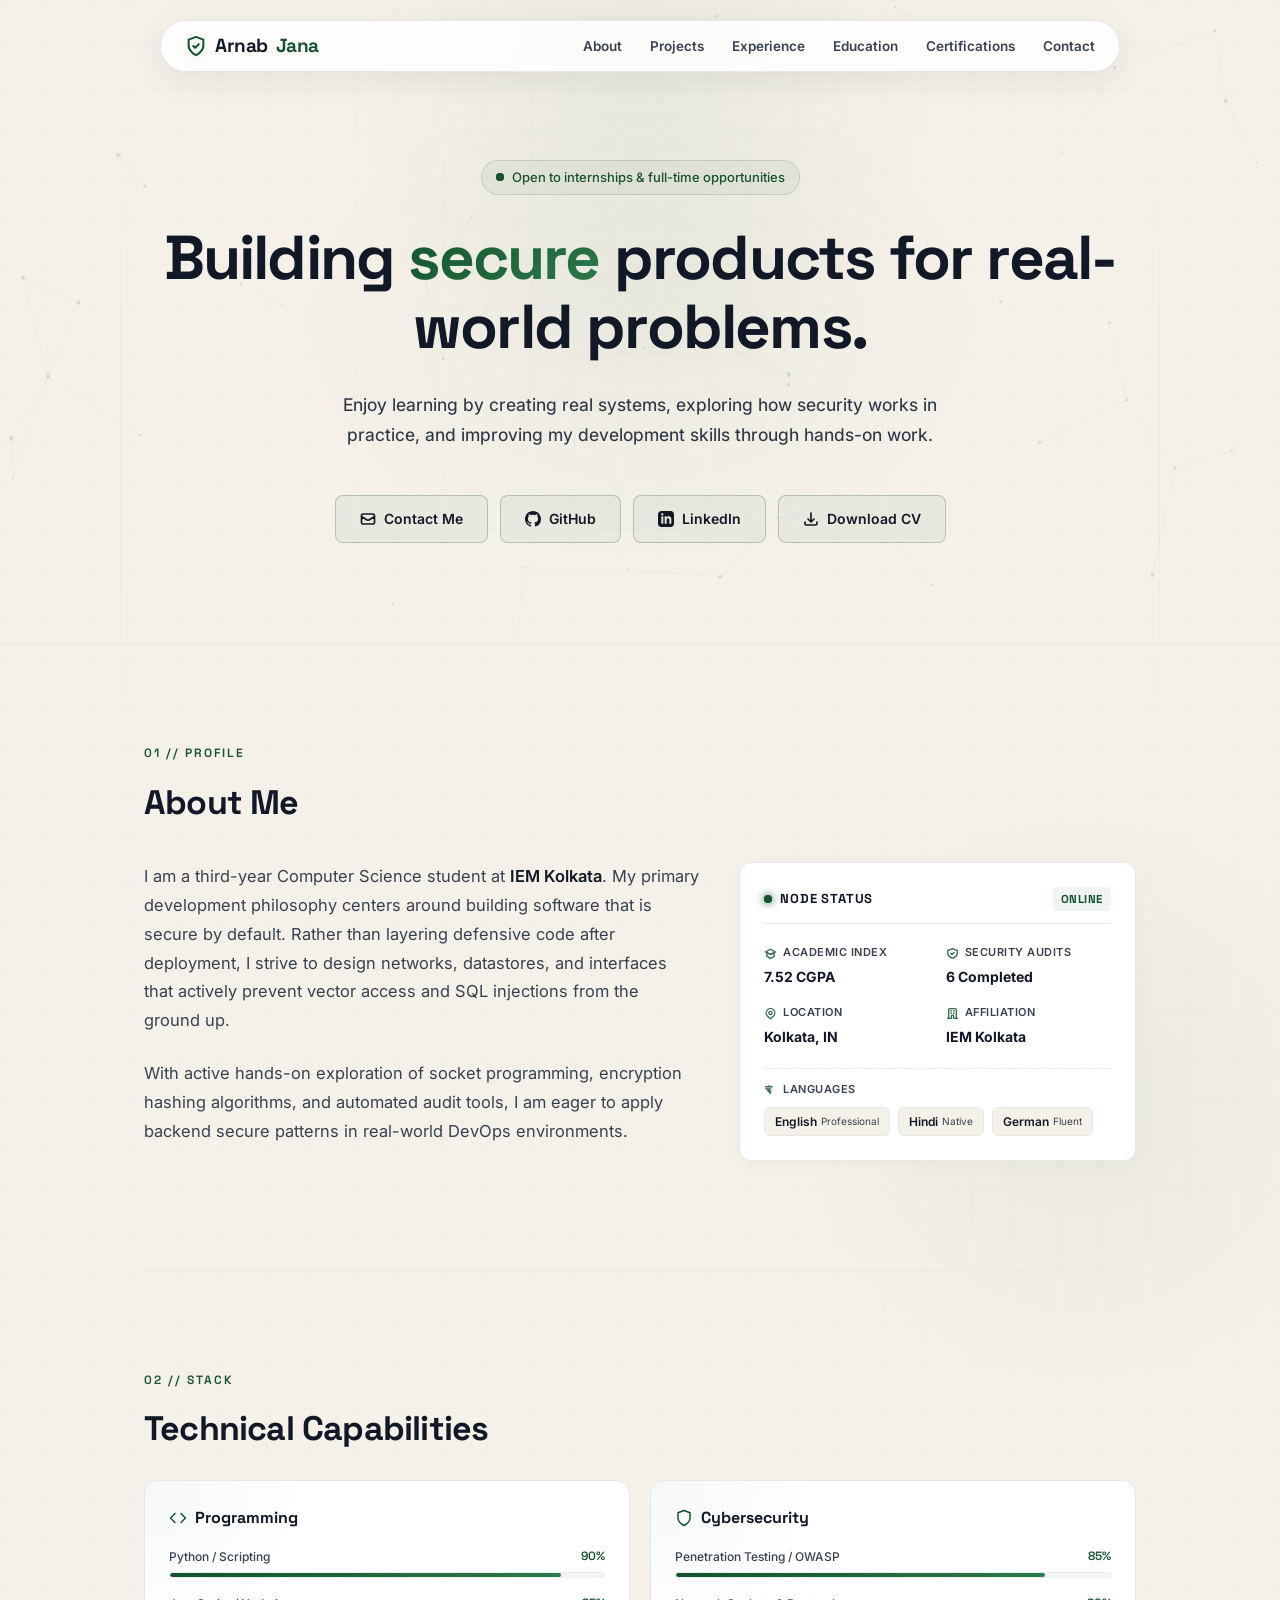
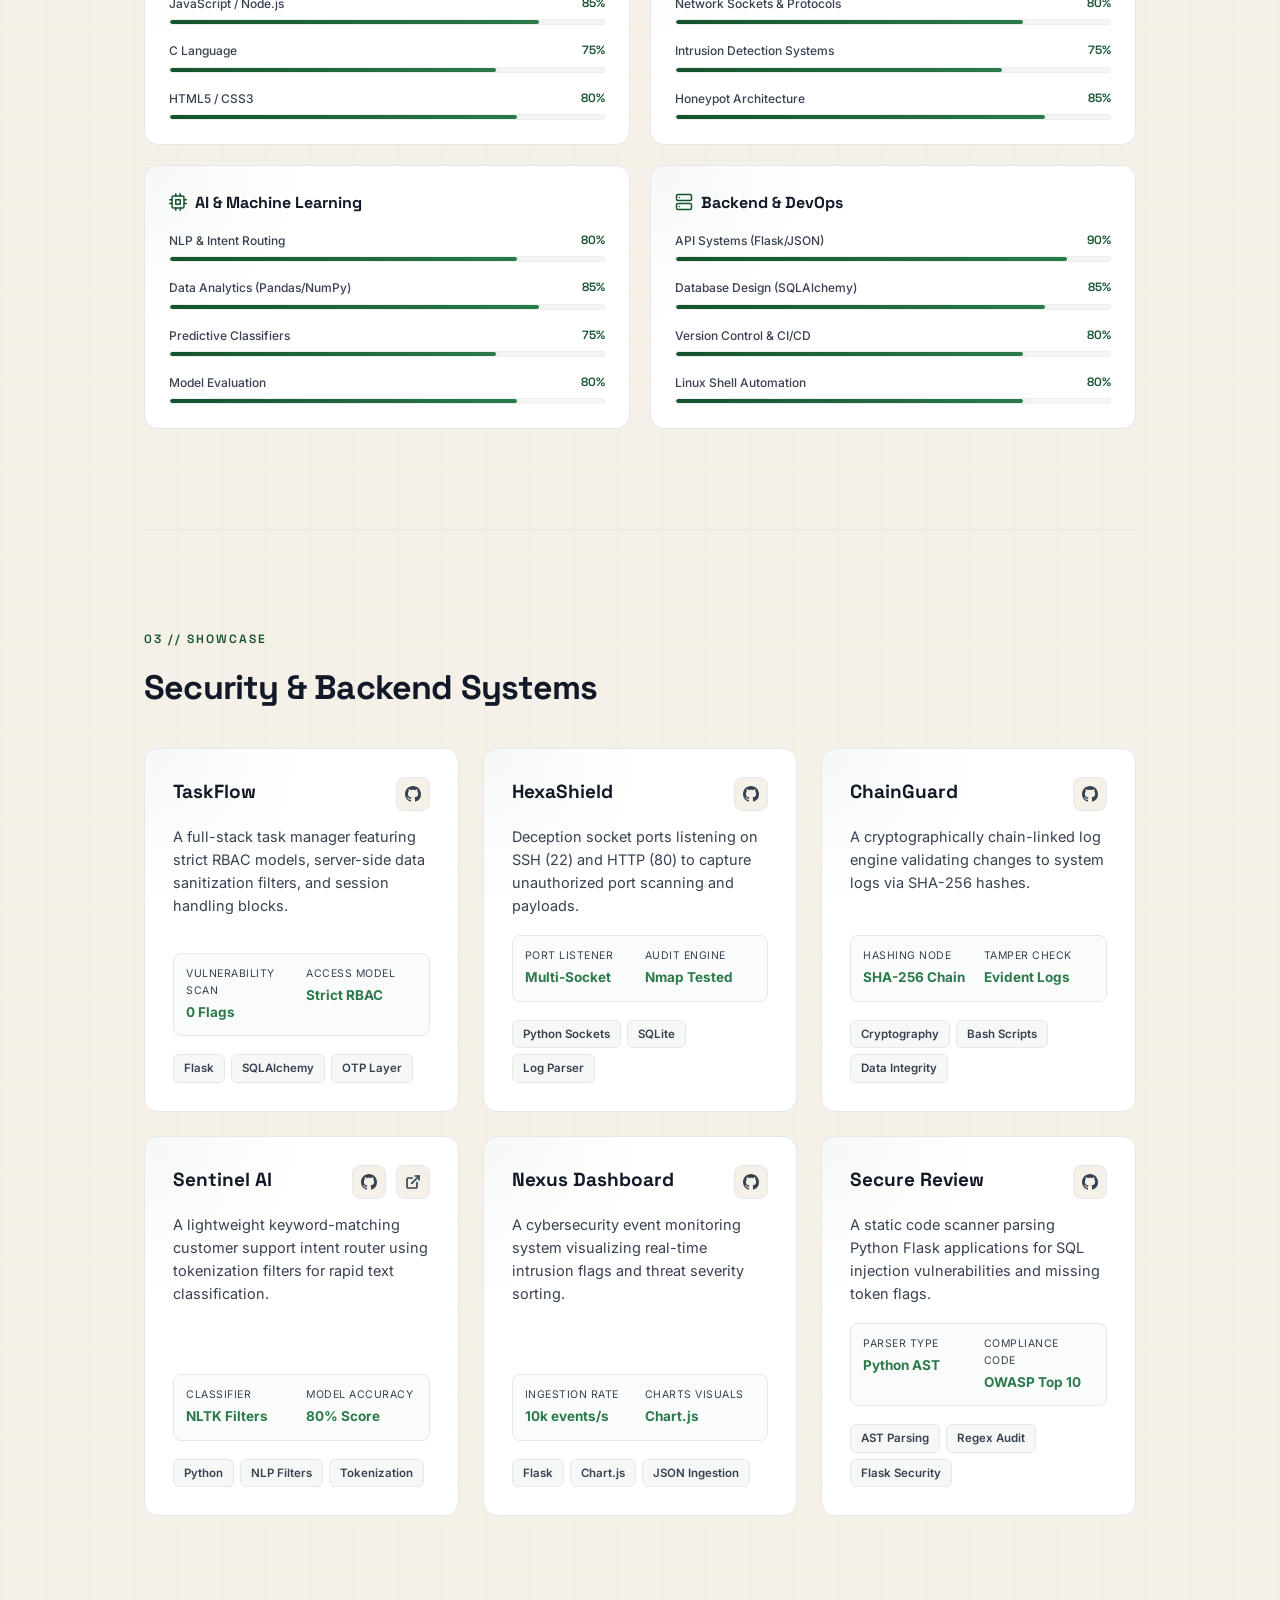
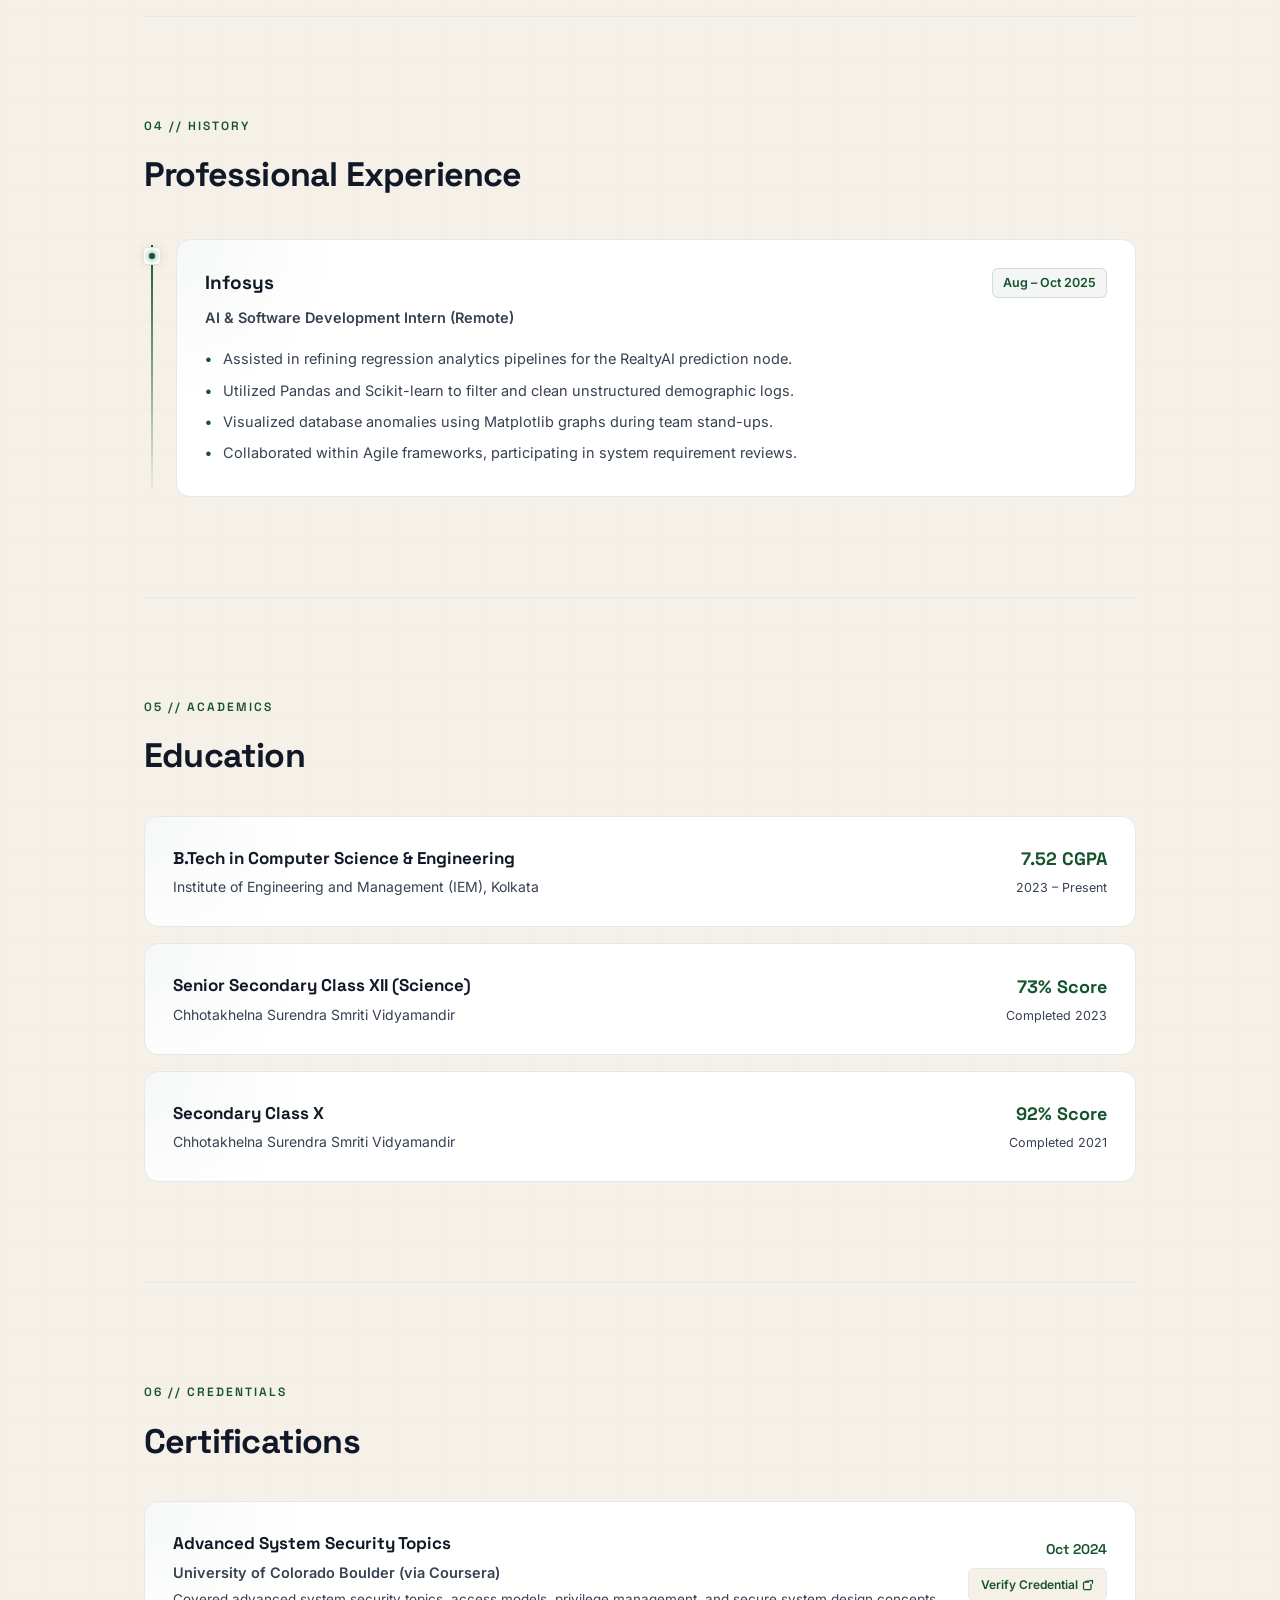
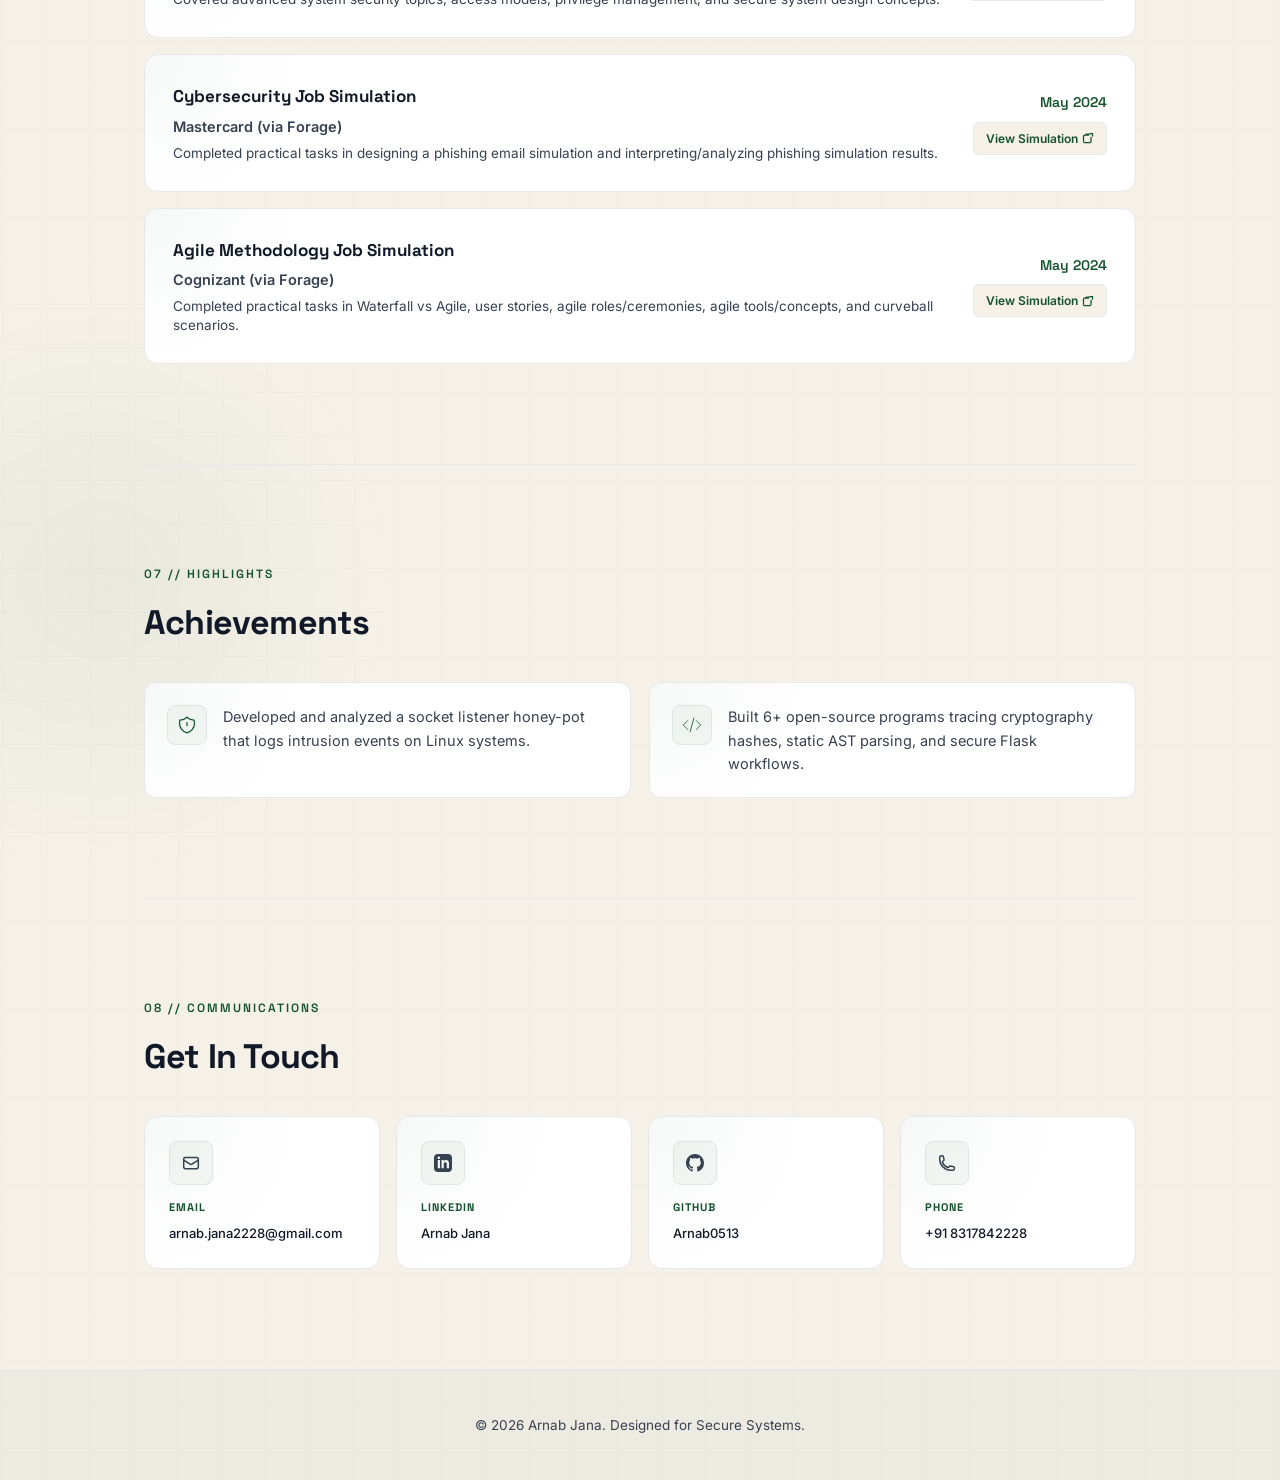
<file: weside.html>
<!DOCTYPE html>
<html lang="en">
<head>
  <meta charset="UTF-8">
  <meta name="viewport" content="width=device-width, initial-scale=1.0">
  <title>Arnab Jana — Cybersecurity & Secure Architecture Portfolio</title>
  
  <!-- Premium Fonts -->
  <link rel="preconnect" href="https://fonts.googleapis.com">
  <link rel="preconnect" href="https://fonts.gstatic.com" crossorigin>
  <link href="https://fonts.googleapis.com/css2?family=Space+Grotesk:wght@300;400;500;600;700&family=Inter:wght@300;400;500;600;700;800&display=swap" rel="stylesheet">
  
  <style>
    /* CSS Variables & Core Theme */
    :root {
      --bg: #F5F1E8;
      --surface: #FFFFFF;
      --surface-glass: rgba(255, 255, 255, 0.85);
      --primary: #1F2937;
      --accent: #14532D; /* Forest Green Accent */
      --accent-secondary: #2B7A4B; /* Elegant Green Highlight */
      --accent-glow: rgba(20, 83, 45, 0.08);
      --text: #111827;
      --text-muted: #374151;
      --border: #E5E7EB;
      --border-hover: rgba(20, 83, 45, 0.35);
      --font-heading: 'Space Grotesk', system-ui, -apple-system, sans-serif;
      --font-body: 'Inter', system-ui, -apple-system, sans-serif;
    }

    * {
      margin: 0;
      padding: 0;
      box-sizing: border-box;
      scroll-behavior: smooth;
    }

    body {
      background-color: var(--bg);
      /* Cyber Grid Background Pattern */
      background-image: 
        linear-gradient(rgba(20, 83, 45, 0.02) 1px, transparent 1px),
        linear-gradient(90deg, rgba(20, 83, 45, 0.02) 1px, transparent 1px);
      background-size: 44px 44px;
      background-position: center top;
      color: var(--text);
      font-family: var(--font-body);
      line-height: 1.6;
      overflow-x: hidden;
      -webkit-font-smoothing: antialiased;
      position: relative;
    }

    body::before, body::after {
      content: '';
      position: fixed;
      top: 0;
      bottom: 0;
      width: 1px;
      background: linear-gradient(to bottom, rgba(31, 41, 55, 0.003) 0%, rgba(31, 41, 55, 0.035) 50%, rgba(31, 41, 55, 0.003) 100%);
      z-index: -1;
      pointer-events: none;
    }
    body::before {
      left: calc(50% - 520px);
    }
    body::after {
      right: calc(50% - 520px);
    }
    @media (max-width: 1080px) {
      body::before, body::after {
        display: none;
      }
    }

    /* Selection Color */
    ::selection {
      background: rgba(20, 83, 45, 0.15);
      color: var(--text);
    }

    /* Scrollbar */
    ::-webkit-scrollbar {
      width: 8px;
    }
    ::-webkit-scrollbar-track {
      background: var(--bg);
    }
    ::-webkit-scrollbar-thumb {
      background: #C7C1B6;
      border-radius: 4px;
      border: 2px solid var(--bg);
    }
    ::-webkit-scrollbar-thumb:hover {
      background: var(--accent);
    }

    .container {
      max-width: 1040px;
      margin: 0 auto;
      padding: 0 24px;
    }

    /* GLOW BACKGROUNDS */
    .radial-glow {
      position: absolute;
      width: 600px;
      height: 600px;
      background: radial-gradient(circle, rgba(20, 83, 45, 0.05) 0%, transparent 70%);
      border-radius: 50%;
      pointer-events: none;
      z-index: -1;
    }

    .glow-1 { top: -200px; left: 50%; transform: translateX(-50%); }
    .glow-2 { top: 800px; right: -100px; }
    .glow-3 { bottom: 600px; left: -200px; }

    /* FLOATING NAVBAR */
    nav {
      position: fixed;
      top: 20px;
      left: 50%;
      transform: translateX(-50%);
      width: calc(100% - 48px);
      max-width: 960px;
      background: var(--surface-glass);
      backdrop-filter: blur(16px);
      -webkit-backdrop-filter: blur(16px);
      border: 1px solid var(--border);
      border-radius: 100px;
      z-index: 1000;
      padding: 10px 24px;
      box-shadow: 0 8px 32px rgba(31, 41, 55, 0.08);
      transition: all 0.3s cubic-bezier(0.4, 0, 0.2, 1);
    }

    nav.nav-hidden {
      transform: translate(-50%, -150%);
    }

    .nav-inner {
      display: flex;
      align-items: center;
      justify-content: space-between;
    }

    .nav-logo {
      font-family: var(--font-heading);
      font-weight: 700;
      font-size: 19px;
      color: var(--text);
      text-decoration: none;
      letter-spacing: -0.5px;
      display: flex;
      align-items: center;
      gap: 8px;
    }

    .nav-logo .logo-accent {
      color: var(--accent);
    }

    .nav-logo-svg {
      color: var(--accent);
      filter: drop-shadow(0 2px 4px rgba(20, 83, 45, 0.15));
      display: inline-block;
      vertical-align: middle;
    }

    .nav-links {
      display: flex;
      gap: 28px;
      list-style: none;
    }

    .nav-links a {
      color: var(--text-muted);
      font-size: 13.5px;
      font-weight: 600;
      text-decoration: none;
      transition: color 0.2s ease;
      position: relative;
      padding: 4px 0;
    }

    .nav-links a:hover {
      color: var(--text);
    }

    .nav-links a::after {
      content: '';
      position: absolute;
      bottom: 0;
      left: 0;
      width: 100%;
      height: 2px;
      background: var(--accent);
      transform: scaleX(0);
      transform-origin: right;
      transition: transform 0.25s ease;
    }

    .nav-links a:hover::after {
      transform: scaleX(1);
      transform-origin: left;
    }

    /* HERO SECTION */
    .hero {
      padding: 160px 0 100px;
      position: relative;
      overflow: hidden;
      display: flex;
      flex-direction: column;
      align-items: center;
      text-align: center;
    }

    .hero-canvas-container {
      position: absolute;
      top: 0;
      left: 0;
      width: 100%;
      height: 100%;
      z-index: -1;
      opacity: 0.85;
    }

    .hero-badge {
      display: inline-flex;
      align-items: center;
      gap: 8px;
      background: rgba(20, 83, 45, 0.05);
      border: 1px solid rgba(20, 83, 45, 0.15);
      border-radius: 100px;
      padding: 6px 14px;
      font-size: 13px;
      font-weight: 500;
      color: var(--accent);
      margin-bottom: 28px;
    }

    .status-dot {
      width: 8px;
      height: 8px;
      border-radius: 50%;
      background: var(--accent);
      position: relative;
    }

    .status-dot::after {
      content: '';
      position: absolute;
      top: 0;
      left: 0;
      width: 100%;
      height: 100%;
      border-radius: 50%;
      background: var(--accent);
      animation: status-ping 1.5s infinite;
    }

    @keyframes status-ping {
      0% { transform: scale(1); opacity: 1; }
      100% { transform: scale(2.8); opacity: 0; }
    }

    h1 {
      font-family: var(--font-heading);
      font-size: 62px;
      font-weight: 700;
      line-height: 1.12;
      letter-spacing: -1.8px;
      margin-bottom: 28px;
      color: var(--text);
    }

    .gradient-text {
      background: linear-gradient(135deg, var(--accent) 0%, var(--accent-secondary) 100%);
      -webkit-background-clip: text;
      -webkit-text-fill-color: transparent;
    }

    .hero-desc {
      font-size: 17.5px;
      color: #2D3748;
      max-width: 620px;
      margin: 0 auto 44px;
      font-weight: 450;
      line-height: 1.75;
      text-align: center;
    }

    /* Soft radial glow behind hero content */
    .hero::after {
      content: '';
      position: absolute;
      top: 50%;
      left: 50%;
      transform: translate(-50%, -50%);
      width: 700px;
      height: 500px;
      background: radial-gradient(ellipse, rgba(20, 83, 45, 0.04) 0%, transparent 70%);
      pointer-events: none;
      z-index: -1;
    }

    /* Standardized Call To Action Row */
    .hero-cta {
      display: flex;
      gap: 12px;
      flex-wrap: wrap;
      justify-content: center;
    }

    /* Premium Buttons - Harmonized Cohesive Layout */
    .btn {
      display: inline-flex;
      align-items: center;
      justify-content: center;
      gap: 8px;
      padding: 12px 24px;
      border-radius: 8px;
      font-size: 14px;
      font-weight: 600;
      transition: all 0.25s cubic-bezier(0.4, 0, 0.2, 1);
      cursor: pointer;
      text-decoration: none;
      background: rgba(20, 83, 45, 0.05);
      border: 1px solid rgba(20, 83, 45, 0.25);
      color: var(--text);
    }

    .btn:hover {
      border-color: var(--accent);
      background: var(--accent);
      color: var(--surface);
      transform: translateY(-2px);
      box-shadow: 0 4px 20px rgba(20, 83, 45, 0.25);
    }

    /* SECTION LAYOUTS */
    section {
      padding: 100px 0;
      border-bottom: 1px solid var(--border);
      position: relative;
    }

    .section-header {
      margin-bottom: 48px;
    }

    .section-label {
      font-family: var(--font-heading);
      font-size: 12px;
      font-weight: 600;
      letter-spacing: 2px;
      text-transform: uppercase;
      color: var(--accent);
      margin-bottom: 12px;
      display: block;
    }

    .section-title {
      font-family: var(--font-heading);
      font-size: 34px;
      font-weight: 700;
      letter-spacing: -0.8px;
      color: var(--text);
      margin-bottom: 8px;
    }

    /* CLASSIC GLASSMOPRHISM CARD WITH MOUSE HOVER GLOW */
    .glass-card {
      background: var(--surface);
      border: 1px solid var(--border);
      border-radius: 14px;
      padding: 28px;
      position: relative;
      overflow: hidden;
      transition: border-color 0.3s ease, transform 0.3s ease, box-shadow 0.35s ease;
    }

    .glass-card:hover {
      border-color: var(--border-hover);
      transform: translateY(-2px);
      box-shadow: 0 8px 24px rgba(20, 83, 45, 0.06);
    }

    /* Card Radial Glow Effect Tracked via JS */
    .glass-card::before {
      content: '';
      position: absolute;
      top: 0;
      left: 0;
      width: 100%;
      height: 100%;
      background: radial-gradient(
        250px circle at var(--mouse-x, 0px) var(--mouse-y, 0px),
        rgba(20, 83, 45, 0.04),
        transparent 65%
      );
      z-index: 1;
      pointer-events: none;
    }

    /* ABOUT SECTION */
    .about-layout {
      display: grid;
      grid-template-columns: 1.4fr 1fr;
      gap: 40px;
      align-items: start;
    }

    .about-bio {
      font-size: 16.5px;
      color: var(--text-muted);
      line-height: 1.75;
    }

    .about-bio p {
      margin-bottom: 24px;
    }

    .about-bio strong {
      color: var(--text);
      font-weight: 600;
    }

    /* Cybersecurity Dashboard Panel Style */
    .cyber-panel {
      border: 1px solid var(--border);
      border-radius: 12px;
      background: var(--surface);
      box-shadow: 0 4px 20px rgba(0, 0, 0, 0.03);
      padding: 24px;
      transition: border-color 0.2s ease, box-shadow 0.2s ease;
    }

    .cyber-panel:hover {
      border-color: var(--border-hover);
      box-shadow: 0 6px 24px rgba(20, 83, 45, 0.05);
    }

    .cyber-panel-header {
      display: flex;
      justify-content: space-between;
      align-items: center;
      margin-bottom: 20px;
      font-family: var(--font-heading);
      border-bottom: 1px solid var(--border);
      padding-bottom: 12px;
    }

    .panel-title {
      font-size: 13px;
      font-weight: 700;
      text-transform: uppercase;
      letter-spacing: 0.8px;
      color: var(--text);
      display: flex;
      align-items: center;
      gap: 8px;
    }

    .panel-indicator {
      width: 8px;
      height: 8px;
      border-radius: 50%;
      background: var(--accent);
      box-shadow: 0 0 8px var(--accent);
      position: relative;
    }

    .panel-indicator::after {
      content: '';
      position: absolute;
      width: 100%;
      height: 100%;
      border-radius: 50%;
      background: var(--accent);
      animation: pulse-indicator 2s infinite;
      opacity: 0.6;
    }

    @keyframes pulse-indicator {
      0% { transform: scale(1); opacity: 0.6; }
      100% { transform: scale(2.2); opacity: 0; }
    }

    .panel-value {
      font-size: 11.5px;
      color: var(--accent);
      font-weight: 700;
      letter-spacing: 0.5px;
      background: rgba(20, 83, 45, 0.06);
      padding: 3px 8px;
      border-radius: 4px;
      text-transform: uppercase;
    }

    .panel-metadata-grid {
      display: grid;
      grid-template-columns: 1fr 1fr;
      gap: 16px;
    }

    .metadata-item {
      display: flex;
      flex-direction: column;
      gap: 4px;
    }

    .metadata-item.full-width {
      grid-column: 1 / -1;
      border-top: 1px dashed var(--border);
      padding-top: 12px;
      margin-top: 4px;
    }

    .metadata-label {
      font-size: 11px;
      font-weight: 600;
      text-transform: uppercase;
      letter-spacing: 0.5px;
      color: var(--text-muted);
      display: flex;
      align-items: center;
      gap: 6px;
    }

    .metadata-label svg {
      color: var(--accent);
      opacity: 0.85;
    }

    .metadata-value {
      font-size: 14px;
      font-weight: 700;
      color: var(--text);
    }

    .metadata-languages {
      display: flex;
      flex-wrap: wrap;
      gap: 8px;
      margin-top: 4px;
    }

    .lang-tag {
      font-size: 12px;
      font-weight: 600;
      background: var(--bg);
      border: 1px solid var(--border);
      padding: 4px 10px;
      border-radius: 6px;
      color: var(--text);
      display: inline-flex;
      align-items: center;
      gap: 4px;
    }

    .lang-tag small {
      font-size: 10px;
      color: var(--text-muted);
      font-weight: normal;
    }

    @media (max-width: 480px) {
      .panel-metadata-grid {
        grid-template-columns: 1fr;
      }
    }


    /* SKILLS CATEGORIES - Balanced 2x2 Grid Layout */
    .skills-grid {
      display: grid;
      grid-template-columns: 1fr;
      gap: 20px;
      margin-top: 24px;
    }

    @media (min-width: 640px) {
      .skills-grid {
        grid-template-columns: repeat(2, 1fr);
      }
    }

    .skills-card {
      padding: 24px;
    }

    .skill-cat-title {
      font-family: var(--font-heading);
      font-size: 16px;
      font-weight: 700;
      color: var(--text);
      margin-bottom: 16px;
      display: flex;
      align-items: center;
      gap: 8px;
    }

    .skill-cat-title svg {
      color: var(--accent);
      width: 18px;
      height: 18px;
    }

    .skill-tags {
      display: flex;
      flex-wrap: wrap;
      gap: 8px;
    }

    .tag {
      background: rgba(20, 83, 45, 0.03);
      border: 1px solid var(--border);
      border-radius: 8px;
      padding: 6px 12px;
      font-size: 13px;
      font-weight: 600;
      color: var(--text-muted);
      transition: border-color 0.25s ease, color 0.25s ease, background 0.25s ease;
    }

    .tag:hover {
      border-color: var(--accent);
      color: var(--accent);
      background: rgba(20, 83, 45, 0.08);
    }

    /* Skill Progress Indicators */
    .skill-meter-group {
      margin-bottom: 16px;
      width: 100%;
    }
    
    .skill-meter-group:last-child {
      margin-bottom: 0;
    }

    .skill-meter-row {
      display: flex;
      justify-content: space-between;
      align-items: center;
      font-size: 12px;
      margin-bottom: 6px;
      font-weight: 500;
      color: var(--text);
    }

    .skill-meter-name {
      color: var(--text-muted);
    }

    .skill-meter-val {
      font-family: var(--font-heading);
      color: var(--accent);
      font-weight: 600;
    }

    .skill-meter-bar {
      height: 6px;
      width: 100%;
      background: rgba(20, 83, 45, 0.05);
      border-radius: 4px;
      overflow: hidden;
      border: 1px solid rgba(20, 83, 45, 0.04);
    }

    .skill-meter-fill {
      height: 100%;
      border-radius: 4px;
      background: linear-gradient(90deg, var(--accent) 0%, var(--accent-secondary) 100%);
      box-shadow: 0 0 8px rgba(20, 83, 45, 0.2);
      transition: width 1s ease-in-out;
    }

    /* PROJECTS SECTIONS */
    .projects-grid {
      display: grid;
      grid-template-columns: repeat(auto-fit, minmax(310px, 1fr));
      gap: 24px;
    }

    .project-card {
      display: flex;
      flex-direction: column;
      height: 100%;
      z-index: 2;
    }

    .project-top {
      display: flex;
      justify-content: space-between;
      align-items: flex-start;
      margin-bottom: 14px;
    }

    .project-title {
      font-family: var(--font-heading);
      font-size: 19px;
      font-weight: 700;
      color: var(--text);
    }
    .project-title-link {
      color: inherit;
      text-decoration: none;
      transition: color 0.2s ease;
    }

    .project-title-link:hover {
      color: var(--accent);
    }

    .project-links {
      display: flex;
      gap: 10px;
    }

    .project-icon-link {
      width: 34px;
      height: 34px;
      border-radius: 8px;
      background: var(--bg);
      border: 1px solid var(--border);
      display: flex;
      align-items: center;
      justify-content: center;
      color: var(--text-muted);
      transition: all 0.25s ease;
      text-decoration: none;
    }

    .project-icon-link:hover {
      border-color: var(--accent);
      color: var(--surface);
      background: var(--accent);
    }

    .project-desc {
      font-size: 14.5px;
      color: var(--text-muted);
      line-height: 1.6;
      margin-bottom: 18px;
      flex-grow: 1;
    }

    /* SaaS Dashboard Performance Block inside Cards */
    .project-dashboard-metrics {
      display: grid;
      grid-template-columns: repeat(2, 1fr);
      gap: 10px;
      background: rgba(20, 83, 45, 0.02);
      border: 1px solid var(--border);
      border-radius: 8px;
      padding: 12px;
      margin-bottom: 18px;
    }

    .project-metric {
      display: flex;
      flex-direction: column;
    }

    .pm-label {
      font-size: 10.5px;
      text-transform: uppercase;
      color: var(--text-muted);
      letter-spacing: 0.5px;
    }

    .pm-value {
      font-size: 13.5px;
      font-weight: 700;
      color: var(--accent-secondary);
      margin-top: 2px;
    }

    .project-tags {
      display: flex;
      flex-wrap: wrap;
      gap: 6px;
      margin-top: auto;
    }

    .proj-tag {
      background: rgba(20, 83, 45, 0.04);
      border: 1px solid var(--border);
      border-radius: 6px;
      padding: 4px 10px;
      font-size: 11.5px;
      font-weight: 600;
      color: var(--text-muted);
      transition: border-color 0.2s ease;
    }

    .proj-tag:hover {
      border-color: rgba(20, 83, 45, 0.25);
    }

    /* EXPERIENCE TIMELINE */
    .timeline {
      position: relative;
      padding-left: 32px;
    }

    .timeline::before {
      content: '';
      position: absolute;
      left: 7px;
      top: 6px;
      bottom: 6px;
      width: 2px;
      background: linear-gradient(to bottom, var(--accent) 0%, rgba(20, 83, 45, 0.03) 100%);
    }

    .timeline-node {
      position: relative;
      margin-bottom: 36px;
    }

    .timeline-node:last-child {
      margin-bottom: 0;
    }

    .timeline-indicator {
      position: absolute;
      left: -33px;
      top: 8px;
      width: 18px;
      height: 18px;
      border-radius: 4px; /* hardware module shape */
      background: var(--surface);
      border: 1.5px solid var(--border);
      z-index: 2;
      box-shadow: 0 0 8px rgba(31, 41, 55, 0.08);
      transition: all 0.3s ease;
      display: flex;
      align-items: center;
      justify-content: center;
    }

    .timeline-indicator::after {
      content: '';
      width: 6px;
      height: 6px;
      border-radius: 50%;
      background: var(--accent);
      box-shadow: 0 0 6px var(--accent);
      animation: led-blink 1.8s infinite ease-in-out;
    }

    @keyframes led-blink {
      0% { opacity: 0.3; transform: scale(0.8); }
      50% { opacity: 1; transform: scale(1.15); box-shadow: 0 0 8px var(--accent); }
      100% { opacity: 0.3; transform: scale(0.8); }
    }

    .timeline-node:hover .timeline-indicator {
      border-color: var(--accent);
      box-shadow: 0 0 12px rgba(20, 83, 45, 0.25);
    }

    .timeline-header {
      display: flex;
      justify-content: space-between;
      align-items: flex-start;
      margin-bottom: 8px;
      flex-wrap: wrap;
      gap: 8px;
    }

    .timeline-employer {
      font-family: var(--font-heading);
      font-size: 19px;
      font-weight: 700;
      color: var(--text);
    }

    .timeline-date {
      font-size: 12.5px;
      font-weight: 600;
      color: var(--accent);
      background: rgba(20, 83, 45, 0.05);
      border: 1px solid rgba(20, 83, 45, 0.15);
      padding: 4px 10px;
      border-radius: 6px;
    }

    .timeline-role {
      font-size: 14.5px;
      font-weight: 600;
      color: var(--text-muted);
      margin-bottom: 14px;
    }

    .timeline-points {
      list-style: none;
    }

    .timeline-points li {
      font-size: 14.5px;
      color: var(--text-muted);
      padding: 4px 0;
      padding-left: 18px;
      position: relative;
      line-height: 1.6;
    }

    .timeline-points li::before {
      content: '•';
      position: absolute;
      left: 0;
      color: var(--accent);
      font-weight: bold;
    }

    /* EDUCATION CARDS GRID */
    .edu-grid {
      display: grid;
      gap: 16px;
    }

    .edu-card {
      display: flex;
      justify-content: space-between;
      align-items: center;
      gap: 24px;
    }

    .edu-title {
      font-family: var(--font-heading);
      font-size: 17px;
      font-weight: 700;
      color: var(--text);
    }

    .edu-desc {
      font-size: 14px;
      color: var(--text-muted);
      margin-top: 4px;
    }

    .edu-meta {
      text-align: right;
      flex-shrink: 0;
    }

    .edu-score {
      font-family: var(--font-heading);
      font-size: 18px;
      font-weight: 700;
      color: var(--accent);
    }

    .edu-period {
      font-size: 12.5px;
      color: var(--text-muted);
      margin-top: 4px;
    }

    /* CERTIFICATIONS CARDS GRID */
    .cert-grid {
      display: grid;
      gap: 16px;
    }

    .cert-card {
      display: flex;
      justify-content: space-between;
      align-items: center;
      gap: 24px;
    }

    .cert-title {
      font-family: var(--font-heading);
      font-size: 17px;
      font-weight: 700;
      color: var(--text);
    }

    .cert-issuer {
      font-size: 14.5px;
      font-weight: 600;
      color: var(--text-muted);
      margin-top: 4px;
    }

    .cert-details {
      font-size: 13.5px;
      color: var(--text-muted);
      margin-top: 6px;
      line-height: 1.4;
    }

    .cert-meta {
      text-align: right;
      flex-shrink: 0;
      display: flex;
      flex-direction: column;
      align-items: flex-end;
      gap: 8px;
    }

    .cert-date {
      font-family: var(--font-heading);
      font-size: 14px;
      font-weight: 600;
      color: var(--accent);
    }

    .cert-link {
      font-size: 12px;
      font-weight: 600;
      color: var(--accent);
      text-decoration: none;
      border: 1px solid var(--border);
      padding: 6px 12px;
      border-radius: 6px;
      background: var(--bg);
      transition: all 0.2s ease;
      display: inline-flex;
      align-items: center;
      gap: 4px;
    }

    .cert-link:hover {
      background: var(--accent);
      color: var(--surface);
      border-color: var(--accent);
    }

    @media (max-width: 768px) {
      .cert-card {
        flex-direction: column;
        align-items: flex-start;
        gap: 12px;
      }
      .cert-meta {
        text-align: left;
        align-items: flex-start;
        width: 100%;
        border-top: 1px dashed var(--border);
        padding-top: 10px;
      }
    }

    /* ACHIEVEMENTS GRID */
    .ach-grid {
      display: grid;
      grid-template-columns: repeat(auto-fit, minmax(280px, 1fr));
      gap: 18px;
    }

    .ach-card {
      display: flex;
      align-items: flex-start;
      gap: 16px;
      background: var(--surface);
      border: 1px solid var(--border);
      border-radius: 12px;
      padding: 22px;
    }

    .ach-icon-container {
      width: 40px;
      height: 40px;
      background: rgba(20, 83, 45, 0.04);
      border: 1px solid var(--border);
      border-radius: 8px;
      display: flex;
      align-items: center;
      justify-content: center;
      flex-shrink: 0;
      color: var(--accent);
    }

    .ach-icon-container svg {
      width: 20px;
      height: 20px;
    }

    .ach-desc {
      font-size: 14.5px;
      color: var(--text-muted);
      line-height: 1.6;
    }

    /* CONTACT CARDS GRID - STRICTLY ALIGNED IN A SINGLE ROW ON DESKTOP */
    .contact-grid {
      display: grid;
      grid-template-columns: repeat(auto-fit, minmax(210px, 1fr));
      gap: 16px;
    }

    @media (min-width: 900px) {
      .contact-grid {
        grid-template-columns: repeat(4, 1fr);
      }
    }

    .contact-card {
      display: flex;
      flex-direction: column;
      align-items: flex-start;
      gap: 14px;
      text-decoration: none;
      padding: 24px;
      height: 100%;
    }

    .contact-icon {
      width: 44px;
      height: 44px;
      background: rgba(20, 83, 45, 0.04);
      border: 1px solid var(--border);
      border-radius: 8px;
      display: flex;
      align-items: center;
      justify-content: center;
      flex-shrink: 0;
      color: var(--text-muted);
      transition: all 0.25s cubic-bezier(0.4, 0, 0.2, 1);
    }

    .contact-info {
      display: flex;
      flex-direction: column;
      width: 100%;
    }

    .contact-title {
      font-family: var(--font-heading);
      font-size: 11px;
      font-weight: 700;
      color: var(--accent);
      text-transform: uppercase;
      letter-spacing: 1px;
    }

    .contact-detail {
      font-size: 13px;
      color: var(--text);
      font-weight: 500;
      margin-top: 6px;
      word-break: break-all;
    }

    .contact-card:hover .contact-icon {
      background: var(--accent);
      border-color: var(--accent);
      color: var(--surface);
      box-shadow: 0 0 15px rgba(20, 83, 45, 0.3);
    }

    /* FOOTER */
    footer {
      padding: 44px 0;
      text-align: center;
      color: var(--text-muted);
      font-size: 13.5px;
      border-top: 1px solid var(--border);
      background: rgba(20, 83, 45, 0.03);
    }

    /* RESPONSIVE BREAKPOINTS */
    @media (max-width: 900px) {
      h1 {
        font-size: 50px;
        letter-spacing: -1.2px;
      }
      .hero {
        padding: 130px 0 80px;
      }
      .about-layout {
        grid-template-columns: 1fr;
        gap: 32px;
      }
    }

    @media (max-width: 640px) {
      h1 {
        font-size: 36px;
        letter-spacing: -0.8px;
      }
      nav {
        padding: 8px 16px;
        top: 10px;
        width: calc(100% - 24px);
      }
      .nav-links {
        display: none; /* Can add dropdown or trigger simple modal on mobile if needed */
      }
      .timeline-header {
        flex-direction: column;
        align-items: flex-start;
        gap: 6px;
      }
      .edu-card {
        flex-direction: column;
        align-items: flex-start;
        gap: 12px;
      }
      .edu-meta {
        text-align: left;
      }
    }

    /* Subtle Fade-In Animation */
    @keyframes fadeInUp {
      from {
        opacity: 0;
        transform: translateY(20px);
      }
      to {
        opacity: 1;
        transform: translateY(0);
      }
    }

    .fade-section {
      opacity: 0;
      transform: translateY(20px);
      transition: opacity 0.6s ease, transform 0.6s ease;
    }

    .fade-section.visible {
      opacity: 1;
      transform: translateY(0);
    }
  </style>
</head>
<body>

  <!-- Floating Sticky Nav -->
  <nav>
    <div class="nav-inner">
      <a href="#" class="nav-logo">
        <svg class="nav-logo-svg" viewBox="0 0 24 24" width="22" height="22" fill="none" stroke="currentColor" stroke-width="2.2" stroke-linecap="round" stroke-linejoin="round">
          <path d="M12 22s8-4 8-10V5l-8-3-8 3v7c0 6 8 10 8 10z" />
          <path d="M9 12l2 2 4-4" />
        </svg>
        Arnab <span class="logo-accent">Jana</span>
      </a>
      <ul class="nav-links">
        <li><a href="#about">About</a></li>
        <li><a href="#projects">Projects</a></li>
        <li><a href="#experience">Experience</a></li>
        <li><a href="#education">Education</a></li>
        <li><a href="#certifications">Certifications</a></li>
        <li><a href="#contact">Contact</a></li>
      </ul>
    </div>
  </nav>

  <!-- Ambient Glow Elements -->
  <div class="radial-glow glow-1"></div>
  <div class="radial-glow glow-2"></div>
  <div class="radial-glow glow-3"></div>

  <!-- Hero Section -->
  <section class="hero">
    <!-- Active Grid Network Background Canvas -->
    <div class="hero-canvas-container">
      <canvas id="cyberCanvas"></canvas>
    </div>
    
    <div class="container" style="display: flex; flex-direction: column; align-items: center;">
      <div class="hero-badge">
        <div class="status-dot"></div>
        Open to internships & full-time opportunities
      </div>
      <h1>Building <span class="gradient-text">secure</span> products for real-world problems.</h1>
      
      <p class="hero-desc">
        Enjoy learning by creating real systems, exploring how security works in practice, and improving my development skills through hands-on work.
      </p>

      <!-- Aligned Call To Action Button Row -->
      <div class="hero-cta">
        <a class="btn" href="#contact">
          <svg xmlns="http://www.w3.org/2000/svg" width="16" height="16" fill="none" viewBox="0 0 24 24" stroke="currentColor" stroke-width="2.5"><path stroke-linecap="round" stroke-linejoin="round" d="M21.75 6.75v10.5a2.25 2.25 0 0 1-2.25 2.25h-15a2.25 2.25 0 0 1-2.25-2.25V6.75m19.5 0A2.25 2.25 0 0 0 19.5 4.5h-15a2.25 2.25 0 0 0-2.25 2.25m19.5 0v.243a2.25 2.25 0 0 1-1.07 1.916l-7.5 4.615a2.25 2.25 0 0 1-2.36 0L3.32 8.91a2.25 2.25 0 0 1-1.07-1.916V6.75"/></svg>
          Contact Me
        </a>
        <a class="btn" href="https://github.com/Arnab0513" target="_blank">
          <svg xmlns="http://www.w3.org/2000/svg" width="16" height="16" fill="currentColor" viewBox="0 0 16 16"><path d="M8 0C3.58 0 0 3.58 0 8c0 3.54 2.29 6.53 5.47 7.59.4.07.55-.17.55-.38 0-.19-.01-.82-.01-1.49-2.01.37-2.53-.49-2.69-.94-.09-.23-.48-.94-.82-1.13-.28-.15-.68-.52-.01-.53.63-.01 1.08.58 1.23.82.72 1.21 1.87.87 2.33.66.07-.52.28-.87.51-1.07-1.78-.2-3.64-.89-3.64-3.95 0-.87.31-1.59.82-2.15-.08-.2-.36-1.02.08-2.12 0 0 .67-.21 2.2.82.64-.18 1.32-.27 2-.27.68 0 1.36.09 2 .27 1.53-1.04 2.2-.82 2.2-.82.44 1.1.16 1.92.08 2.12.51.56.82 1.27.82 2.15 0 3.07-1.87 3.75-3.65 3.95.29.25.54.73.54 1.48 0 1.07-.01 1.93-.01 2.2 0 .21.15.46.55.38A8.012 8.012 0 0 0 16 8c0-4.42-3.58-8-8-8z"/></svg>
          GitHub
        </a>
        <a class="btn" href="https://linkedin.com/in/arnab-jana-a439a028b" target="_blank">
          <svg xmlns="http://www.w3.org/2000/svg" width="16" height="16" fill="currentColor" viewBox="0 0 24 24"><path d="M19 0h-14c-2.761 0-5 2.239-5 5v14c0 2.761 2.239 5 5 5h14c2.762 0 5-2.239 5-5v-14c0-2.761-2.238-5-5-5zm-11 19h-3v-11h3v11zm-1.5-12.268c-.966 0-1.75-.79-1.75-1.764s.784-1.764 1.75-1.764 1.75.79 1.75 1.764-.783 1.764-1.75 1.764zm13.5 12.268h-3v-5.604c0-3.368-4-3.113-4 0v5.604h-3v-11h3v1.765c1.396-2.586 7-2.777 7 2.476v6.759z"/></svg>
          LinkedIn
        </a>
        <a class="btn" href="resume.pdf" download="Arnab_Jana_CV.pdf">
          <svg xmlns="http://www.w3.org/2000/svg" width="16" height="16" fill="none" viewBox="0 0 24 24" stroke="currentColor" stroke-width="2.5"><path stroke-linecap="round" stroke-linejoin="round" d="M3 16.5v2.25A2.25 2.25 0 0 0 5.25 21h13.5A2.25 2.25 0 0 0 21 18.75V16.5M16.5 12 12 16.5m0 0L7.5 12m4.5 4.5V3"/></svg>
          Download CV
        </a>
      </div>
    </div>
  </section>

  <div class="container">

    <!-- About Section -->
    <section id="about">
      <div class="section-label">01 // Profile</div>
      <h2 class="section-title">About Me</h2>
      
      <div class="about-layout" style="margin-top: 32px;">
        <div class="about-bio">
          <p>
            I am a third-year Computer Science student at <strong>IEM Kolkata</strong>. My primary development philosophy centers around building software that is secure by default. Rather than layering defensive code after deployment, I strive to design networks, datastores, and interfaces that actively prevent vector access and SQL injections from the ground up.
          </p>
          <p>
            With active hands-on exploration of socket programming, encryption hashing algorithms, and automated audit tools, I am eager to apply backend secure patterns in real-world DevOps environments.
          </p>
        </div>
        
        <!-- Dashboard Panel -->
        <div class="cyber-panel">
          <div class="cyber-panel-header">
            <div class="panel-title">
              <div class="panel-indicator"></div>
              Node Status
            </div>
            <div class="panel-value">ONLINE</div>
          </div>
          <div class="panel-metadata-grid">
            <div class="metadata-item">
              <div class="metadata-label">
                <svg xmlns="http://www.w3.org/2000/svg" width="13" height="13" fill="none" viewBox="0 0 24 24" stroke="currentColor" stroke-width="2.5"><path d="M12 14l9-5-9-5-9 5 9 5z"/><path d="M12 14l6.16-3.422a12.083 12.083 0 01.665 6.479L12 21l-6.825-4l.665-6.479L12 14z"/></svg>
                Academic Index
              </div>
              <div class="metadata-value">7.52 CGPA</div>
            </div>

            <div class="metadata-item">
              <div class="metadata-label">
                <svg xmlns="http://www.w3.org/2000/svg" width="13" height="13" fill="none" viewBox="0 0 24 24" stroke="currentColor" stroke-width="2.5"><path stroke-linecap="round" stroke-linejoin="round" d="M9 12l2 2 4-4m5.618-4.016A11.955 11.955 0 0112 2.944a11.955 11.955 0 01-8.618 3.04A12.02 12.02 0 003 9c0 5.591 3.824 10.29 9 11.622 5.176-1.332 9-6.03 9-11.622 0-1.042-.133-2.052-.382-3.016z"/></svg>
                Security Audits
              </div>
              <div class="metadata-value">6 Completed</div>
            </div>

            <div class="metadata-item">
              <div class="metadata-label">
                <svg xmlns="http://www.w3.org/2000/svg" width="13" height="13" fill="none" viewBox="0 0 24 24" stroke="currentColor" stroke-width="2.5"><path stroke-linecap="round" stroke-linejoin="round" d="M17.657 16.657L13.414 20.9a1.998 1.998 0 01-2.827 0l-4.244-4.243a8 8 0 1111.314 0z"/><path stroke-linecap="round" stroke-linejoin="round" d="M15 11a3 3 0 11-6 0 3 3 0 016 0z"/></svg>
                Location
              </div>
              <div class="metadata-value">Kolkata, IN</div>
            </div>

            <div class="metadata-item">
              <div class="metadata-label">
                <svg xmlns="http://www.w3.org/2000/svg" width="13" height="13" fill="none" viewBox="0 0 24 24" stroke="currentColor" stroke-width="2.5"><path stroke-linecap="round" stroke-linejoin="round" d="M19 21V5a2 2 0 0 0-2-2H7a2 2 0 0 0-2 2v16m14 0h2m-2 0h-5m-9 0H3m2 0h5M9 7h1m-1 4h1m4-4h1m-1 4h1m-5 10v-5a1 1 0 0 1 1-1h2a1 1 0 0 1 1 1v5"/></svg>
                Affiliation
              </div>
              <div class="metadata-value">IEM Kolkata</div>
            </div>

            <div class="metadata-item full-width">
              <div class="metadata-label">
                <svg xmlns="http://www.w3.org/2000/svg" width="13" height="13" fill="none" viewBox="0 0 24 24" stroke="currentColor" stroke-width="2.5"><path stroke-linecap="round" stroke-linejoin="round" d="M3 5h12M9 3v2m1.048 9.5A18.022 18.022 0 016.412 9m6.088 0H3m3 0a17.924 17.924 0 002.18 4.75m1.048-4.75a18.022 18.022 0 003.044 5.25L9.61 14.5M12 17l-1.5-1.5"/></svg>
                Languages
              </div>
              <div class="metadata-languages">
                <span class="lang-tag">English <small>Professional</small></span>
                <span class="lang-tag">Hindi <small>Native</small></span>
                <span class="lang-tag">German <small>Fluent</small></span>
              </div>
            </div>
          </div>
        </div>
      </div>
    </section>

    <!-- Skills Section -->
    <section id="skills">
      <div class="section-label">02 // Stack</div>
      <h2 class="section-title">Technical Capabilities</h2>
      
      <div class="skills-grid">
        
        <div class="skills-card glass-card">
          <div class="skill-cat-title">
            <svg xmlns="http://www.w3.org/2000/svg" width="18" height="18" viewBox="0 0 24 24" fill="none" stroke="currentColor" stroke-width="2" stroke-linecap="round" stroke-linejoin="round"><polyline points="16 18 22 12 16 6"></polyline><polyline points="8 6 2 12 8 18"></polyline></svg>
            Programming
          </div>
          <div class="skill-meter-group">
            <div class="skill-meter-row">
              <span class="skill-meter-name">Python / Scripting</span>
              <span class="skill-meter-val">90%</span>
            </div>
            <div class="skill-meter-bar">
              <div class="skill-meter-fill" style="width: 90%;"></div>
            </div>
          </div>
          <div class="skill-meter-group">
            <div class="skill-meter-row">
              <span class="skill-meter-name">JavaScript / Node.js</span>
              <span class="skill-meter-val">85%</span>
            </div>
            <div class="skill-meter-bar">
              <div class="skill-meter-fill" style="width: 85%;"></div>
            </div>
          </div>
          <div class="skill-meter-group">
            <div class="skill-meter-row">
              <span class="skill-meter-name">C Language</span>
              <span class="skill-meter-val">75%</span>
            </div>
            <div class="skill-meter-bar">
              <div class="skill-meter-fill" style="width: 75%;"></div>
            </div>
          </div>
          <div class="skill-meter-group">
            <div class="skill-meter-row">
              <span class="skill-meter-name">HTML5 / CSS3</span>
              <span class="skill-meter-val">80%</span>
            </div>
            <div class="skill-meter-bar">
              <div class="skill-meter-fill" style="width: 80%;"></div>
            </div>
          </div>
        </div>

        <div class="skills-card glass-card">
          <div class="skill-cat-title">
            <svg xmlns="http://www.w3.org/2000/svg" width="18" height="18" viewBox="0 0 24 24" fill="none" stroke="currentColor" stroke-width="2" stroke-linecap="round" stroke-linejoin="round"><path d="M12 22s8-4 8-10V5l-8-3-8 3v7c0 6 8 10 8 10z"></path></svg>
            Cybersecurity
          </div>
          <div class="skill-meter-group">
            <div class="skill-meter-row">
              <span class="skill-meter-name">Penetration Testing / OWASP</span>
              <span class="skill-meter-val">85%</span>
            </div>
            <div class="skill-meter-bar">
              <div class="skill-meter-fill" style="width: 85%;"></div>
            </div>
          </div>
          <div class="skill-meter-group">
            <div class="skill-meter-row">
              <span class="skill-meter-name">Network Sockets & Protocols</span>
              <span class="skill-meter-val">80%</span>
            </div>
            <div class="skill-meter-bar">
              <div class="skill-meter-fill" style="width: 80%;"></div>
            </div>
          </div>
          <div class="skill-meter-group">
            <div class="skill-meter-row">
              <span class="skill-meter-name">Intrusion Detection Systems</span>
              <span class="skill-meter-val">75%</span>
            </div>
            <div class="skill-meter-bar">
              <div class="skill-meter-fill" style="width: 75%;"></div>
            </div>
          </div>
          <div class="skill-meter-group">
            <div class="skill-meter-row">
              <span class="skill-meter-name">Honeypot Architecture</span>
              <span class="skill-meter-val">85%</span>
            </div>
            <div class="skill-meter-bar">
              <div class="skill-meter-fill" style="width: 85%;"></div>
            </div>
          </div>
        </div>

        <div class="skills-card glass-card">
          <div class="skill-cat-title">
            <svg xmlns="http://www.w3.org/2000/svg" width="18" height="18" viewBox="0 0 24 24" fill="none" stroke="currentColor" stroke-width="2" stroke-linecap="round" stroke-linejoin="round"><rect x="4" y="4" width="16" height="16" rx="2" ry="2"></rect><rect x="9" y="9" width="6" height="6"></rect><line x1="9" y1="1" x2="9" y2="4"></line><line x1="15" y1="1" x2="15" y2="4"></line><line x1="9" y1="20" x2="9" y2="23"></line><line x1="15" y1="20" x2="15" y2="23"></line><line x1="20" y1="9" x2="23" y2="9"></line><line x1="20" y1="14" x2="23" y2="14"></line><line x1="1" y1="9" x2="4" y2="9"></line><line x1="1" y1="14" x2="4" y2="14"></line></svg>
            AI & Machine Learning
          </div>
          <div class="skill-meter-group">
            <div class="skill-meter-row">
              <span class="skill-meter-name">NLP & Intent Routing</span>
              <span class="skill-meter-val">80%</span>
            </div>
            <div class="skill-meter-bar">
              <div class="skill-meter-fill" style="width: 80%;"></div>
            </div>
          </div>
          <div class="skill-meter-group">
            <div class="skill-meter-row">
              <span class="skill-meter-name">Data Analytics (Pandas/NumPy)</span>
              <span class="skill-meter-val">85%</span>
            </div>
            <div class="skill-meter-bar">
              <div class="skill-meter-fill" style="width: 85%;"></div>
            </div>
          </div>
          <div class="skill-meter-group">
            <div class="skill-meter-row">
              <span class="skill-meter-name">Predictive Classifiers</span>
              <span class="skill-meter-val">75%</span>
            </div>
            <div class="skill-meter-bar">
              <div class="skill-meter-fill" style="width: 75%;"></div>
            </div>
          </div>
          <div class="skill-meter-group">
            <div class="skill-meter-row">
              <span class="skill-meter-name">Model Evaluation</span>
              <span class="skill-meter-val">80%</span>
            </div>
            <div class="skill-meter-bar">
              <div class="skill-meter-fill" style="width: 80%;"></div>
            </div>
          </div>
        </div>

        <div class="skills-card glass-card">
          <div class="skill-cat-title">
            <svg xmlns="http://www.w3.org/2000/svg" width="18" height="18" viewBox="0 0 24 24" fill="none" stroke="currentColor" stroke-width="2" stroke-linecap="round" stroke-linejoin="round"><rect x="2" y="2" width="20" height="8" rx="2" ry="2"></rect><rect x="2" y="14" width="20" height="8" rx="2" ry="2"></rect><line x1="6" y1="6" x2="6.01" y2="6"></line><line x1="6" y1="18" x2="6.01" y2="18"></line></svg>
            Backend & DevOps
          </div>
          <div class="skill-meter-group">
            <div class="skill-meter-row">
              <span class="skill-meter-name">API Systems (Flask/JSON)</span>
              <span class="skill-meter-val">90%</span>
            </div>
            <div class="skill-meter-bar">
              <div class="skill-meter-fill" style="width: 90%;"></div>
            </div>
          </div>
          <div class="skill-meter-group">
            <div class="skill-meter-row">
              <span class="skill-meter-name">Database Design (SQLAlchemy)</span>
              <span class="skill-meter-val">85%</span>
            </div>
            <div class="skill-meter-bar">
              <div class="skill-meter-fill" style="width: 85%;"></div>
            </div>
          </div>
          <div class="skill-meter-group">
            <div class="skill-meter-row">
              <span class="skill-meter-name">Version Control & CI/CD</span>
              <span class="skill-meter-val">80%</span>
            </div>
            <div class="skill-meter-bar">
              <div class="skill-meter-fill" style="width: 80%;"></div>
            </div>
          </div>
          <div class="skill-meter-group">
            <div class="skill-meter-row">
              <span class="skill-meter-name">Linux Shell Automation</span>
              <span class="skill-meter-val">80%</span>
            </div>
            <div class="skill-meter-bar">
              <div class="skill-meter-fill" style="width: 80%;"></div>
            </div>
          </div>
        </div>

      </div>
    </section>

    <!-- Projects Section -->
    <section id="projects">
      <div class="section-label">03 // Showcase</div>
      <h2 class="section-title">Security & Backend Systems</h2>
      
      <div class="projects-grid" style="margin-top: 32px;">

        <!-- Project 1 -->
        <div class="project-card glass-card">
          <div class="project-top">
            <h3 class="project-title">TaskFlow</h3>
            <div class="project-links">
              <a class="project-icon-link" href="https://github.com/Arnab0513/TaskFlow-Secure-Task-Management-System" target="_blank">
                <svg xmlns="http://www.w3.org/2000/svg" width="16" height="16" fill="currentColor" viewBox="0 0 16 16"><path d="M8 0C3.58 0 0 3.58 0 8c0 3.54 2.29 6.53 5.47 7.59.4.07.55-.17.55-.38 0-.19-.01-.82-.01-1.49-2.01.37-2.53-.49-2.69-.94-.09-.23-.48-.94-.82-1.13-.28-.15-.68-.52-.01-.53.63-.01 1.08.58 1.23.82.72 1.21 1.87.87 2.33.66.07-.52.28-.87.51-1.07-1.78-.2-3.64-.89-3.64-3.95 0-.87.31-1.59.82-2.15-.08-.2-.36-1.02.08-2.12 0 0 .67-.21 2.2.82.64-.18 1.32-.27 2-.27.68 0 1.36.09 2 .27 1.53-1.04 2.2-.82 2.2-.82.44 1.1.16 1.92.08 2.12.51.56.82 1.27.82 2.15 0 3.07-1.87 3.75-3.65 3.95.29.25.54.73.54 1.48 0 1.07-.01 1.93-.01 2.2 0 .21.15.46.55.38A8.012 8.012 0 0 0 16 8c0-4.42-3.58-8-8-8z"/></svg>
              </a>
            </div>
          </div>
          <p class="project-desc">A full-stack task manager featuring strict RBAC models, server-side data sanitization filters, and session handling blocks.</p>
          
          <div class="project-dashboard-metrics">
            <div class="project-metric">
              <span class="pm-label">Vulnerability Scan</span>
              <span class="pm-value">0 Flags</span>
            </div>
            <div class="project-metric">
              <span class="pm-label">Access Model</span>
              <span class="pm-value">Strict RBAC</span>
            </div>
          </div>

          <div class="project-tags">
            <span class="proj-tag">Flask</span>
            <span class="proj-tag">SQLAlchemy</span>
            <span class="proj-tag">OTP Layer</span>
          </div>
        </div>

        <!-- Project 2 -->
        <div class="project-card glass-card">
          <div class="project-top">
            <h3 class="project-title">HexaShield</h3>
            <div class="project-links">
              <a class="project-icon-link" href="https://github.com/Arnab0513/HexaShield-Deception-Based-Honeypot-System" target="_blank">
                <svg xmlns="http://www.w3.org/2000/svg" width="16" height="16" fill="currentColor" viewBox="0 0 16 16"><path d="M8 0C3.58 0 0 3.58 0 8c0 3.54 2.29 6.53 5.47 7.59.4.07.55-.17.55-.38 0-.19-.01-.82-.01-1.49-2.01.37-2.53-.49-2.69-.94-.09-.23-.48-.94-.82-1.13-.28-.15-.68-.52-.01-.53.63-.01 1.08.58 1.23.82.72 1.21 1.87.87 2.33.66.07-.52.28-.87.51-1.07-1.78-.2-3.64-.89-3.64-3.95 0-.87.31-1.59.82-2.15-.08-.2-.36-1.02.08-2.12 0 0 .67-.21 2.2.82.64-.18 1.32-.27 2-.27.68 0 1.36.09 2 .27 1.53-1.04 2.2-.82 2.2-.82.44 1.1.16 1.92.08 2.12.51.56.82 1.27.82 2.15 0 3.07-1.87 3.75-3.65 3.95.29.25.54.73.54 1.48 0 1.07-.01 1.93-.01 2.2 0 .21.15.46.55.38A8.012 8.012 0 0 0 16 8c0-4.42-3.58-8-8-8z"/></svg>
              </a>
            </div>
          </div>
          <p class="project-desc">Deception socket ports listening on SSH (22) and HTTP (80) to capture unauthorized port scanning and payloads.</p>
          
          <div class="project-dashboard-metrics">
            <div class="project-metric">
              <span class="pm-label">Port Listener</span>
              <span class="pm-value">Multi-Socket</span>
            </div>
            <div class="project-metric">
              <span class="pm-label">Audit Engine</span>
              <span class="pm-value">Nmap Tested</span>
            </div>
          </div>

          <div class="project-tags">
            <span class="proj-tag">Python Sockets</span>
            <span class="proj-tag">SQLite</span>
            <span class="proj-tag">Log Parser</span>
          </div>
        </div>

        <!-- Project 3 -->
        <div class="project-card glass-card">
          <div class="project-top">
            <h3 class="project-title">ChainGuard</h3>
            <div class="project-links">
              <a class="project-icon-link" href="https://github.com/Arnab0513/ChainGuard-Tamper-Evident-Logging-System" target="_blank">
                <svg xmlns="http://www.w3.org/2000/svg" width="16" height="16" fill="currentColor" viewBox="0 0 16 16"><path d="M8 0C3.58 0 0 3.58 0 8c0 3.54 2.29 6.53 5.47 7.59.4.07.55-.17.55-.38 0-.19-.01-.82-.01-1.49-2.01.37-2.53-.49-2.69-.94-.09-.23-.48-.94-.82-1.13-.28-.15-.68-.52-.01-.53.63-.01 1.08.58 1.23.82.72 1.21 1.87.87 2.33.66.07-.52.28-.87.51-1.07-1.78-.2-3.64-.89-3.64-3.95 0-.87.31-1.59.82-2.15-.08-.2-.36-1.02.08-2.12 0 0 .67-.21 2.2.82.64-.18 1.32-.27 2-.27.68 0 1.36.09 2 .27 1.53-1.04 2.2-.82 2.2-.82.44 1.1.16 1.92.08 2.12.51.56.82 1.27.82 2.15 0 3.07-1.87 3.75-3.65 3.95.29.25.54.73.54 1.48 0 1.07-.01 1.93-.01 2.2 0 .21.15.46.55.38A8.012 8.012 0 0 0 16 8c0-4.42-3.58-8-8-8z"/></svg>
              </a>
            </div>
          </div>
          <p class="project-desc">A cryptographically chain-linked log engine validating changes to system logs via SHA-256 hashes.</p>
          
          <div class="project-dashboard-metrics">
            <div class="project-metric">
              <span class="pm-label">Hashing Node</span>
              <span class="pm-value">SHA-256 Chain</span>
            </div>
            <div class="project-metric">
              <span class="pm-label">Tamper Check</span>
              <span class="pm-value">Evident Logs</span>
            </div>
          </div>

          <div class="project-tags">
            <span class="proj-tag">Cryptography</span>
            <span class="proj-tag">Bash Scripts</span>
            <span class="proj-tag">Data Integrity</span>
          </div>
        </div>

        <!-- Project 4 -->
        <div class="project-card glass-card">
          <div class="project-top">
            <h3 class="project-title"><a class="project-title-link" href="https://arnab0513.github.io/Sentinel/" target="_blank">Sentinel AI</a></h3>
            <div class="project-links">
              <a class="project-icon-link" href="https://github.com/Arnab0513/Sentinel" target="_blank" title="GitHub Repository">
                <svg xmlns="http://www.w3.org/2000/svg" width="16" height="16" fill="currentColor" viewBox="0 0 16 16"><path d="M8 0C3.58 0 0 3.58 0 8c0 3.54 2.29 6.53 5.47 7.59.4.07.55-.17.55-.38 0-.19-.01-.82-.01-1.49-2.01.37-2.53-.49-2.69-.94-.09-.23-.48-.94-.82-1.13-.28-.15-.68-.52-.01-.53.63-.01 1.08.58 1.23.82.72 1.21 1.87.87 2.33.66.07-.52.28-.87.51-1.07-1.78-.2-3.64-.89-3.64-3.95 0-.87.31-1.59.82-2.15-.08-.2-.36-1.02.08-2.12 0 0 .67-.21 2.2.82.64-.18 1.32-.27 2-.27.68 0 1.36.09 2 .27 1.53-1.04 2.2-.82 2.2-.82.44 1.1.16 1.92.08 2.12.51.56.82 1.27.82 2.15 0 3.07-1.87 3.75-3.65 3.95.29.25.54.73.54 1.48 0 1.07-.01 1.93-.01 2.2 0 .21.15.46.55.38A8.012 8.012 0 0 0 16 8c0-4.42-3.58-8-8-8z"/></svg>
              </a>
              <a class="project-icon-link" href="https://arnab0513.github.io/Sentinel/" target="_blank" title="Live Demo">
                <svg xmlns="http://www.w3.org/2000/svg" width="16" height="16" fill="none" viewBox="0 0 24 24" stroke="currentColor" stroke-width="2.5" stroke-linecap="round" stroke-linejoin="round"><path d="M18 13v6a2 2 0 0 1-2 2H5a2 2 0 0 1-2-2V8a2 2 0 0 1 2-2h6"></path><polyline points="15 3 21 3 21 9"></polyline><line x1="10" y1="14" x2="21" y2="3"></line></svg>
              </a>
            </div>
          </div>
          <p class="project-desc">A lightweight keyword-matching customer support intent router using tokenization filters for rapid text classification.</p>
          
          <div class="project-dashboard-metrics">
            <div class="project-metric">
              <span class="pm-label">Classifier</span>
              <span class="pm-value">NLTK Filters</span>
            </div>
            <div class="project-metric">
              <span class="pm-label">Model Accuracy</span>
              <span class="pm-value">80% Score</span>
            </div>
          </div>

          <div class="project-tags">
            <span class="proj-tag">Python</span>
            <span class="proj-tag">NLP Filters</span>
            <span class="proj-tag">Tokenization</span>
          </div>
        </div>

        <!-- Project 5 -->
        <div class="project-card glass-card">
          <div class="project-top">
            <h3 class="project-title">Nexus Dashboard</h3>
            <div class="project-links">
              <a class="project-icon-link" href="https://github.com/Arnab0513/Nexus-Threat-Detaction-Platfrom" target="_blank">
                <svg xmlns="http://www.w3.org/2000/svg" width="16" height="16" fill="currentColor" viewBox="0 0 16 16"><path d="M8 0C3.58 0 0 3.58 0 8c0 3.54 2.29 6.53 5.47 7.59.4.07.55-.17.55-.38 0-.19-.01-.82-.01-1.49-2.01.37-2.53-.49-2.69-.94-.09-.23-.48-.94-.82-1.13-.28-.15-.68-.52-.01-.53.63-.01 1.08.58 1.23.82.72 1.21 1.87.87 2.33.66.07-.52.28-.87.51-1.07-1.78-.2-3.64-.89-3.64-3.95 0-.87.31-1.59.82-2.15-.08-.2-.36-1.02.08-2.12 0 0 .67-.21 2.2.82.64-.18 1.32-.27 2-.27.68 0 1.36.09 2 .27 1.53-1.04 2.2-.82 2.2-.82.44 1.1.16 1.92.08 2.12.51.56.82 1.27.82 2.15 0 3.07-1.87 3.75-3.65 3.95.29.25.54.73.54 1.48 0 1.07-.01 1.93-.01 2.2 0 .21.15.46.55.38A8.012 8.012 0 0 0 16 8c0-4.42-3.58-8-8-8z"/></svg>
              </a>
            </div>
          </div>
          <p class="project-desc">A cybersecurity event monitoring system visualizing real-time intrusion flags and threat severity sorting.</p>
          
          <div class="project-dashboard-metrics">
            <div class="project-metric">
              <span class="pm-label">Ingestion Rate</span>
              <span class="pm-value">10k events/s</span>
            </div>
            <div class="project-metric">
              <span class="pm-label">Charts Visuals</span>
              <span class="pm-value">Chart.js</span>
            </div>
          </div>

          <div class="project-tags">
            <span class="proj-tag">Flask</span>
            <span class="proj-tag">Chart.js</span>
            <span class="proj-tag">JSON Ingestion</span>
          </div>
        </div>

        <!-- Project 6 -->
        <div class="project-card glass-card">
          <div class="project-top">
            <h3 class="project-title">Secure Review</h3>
            <div class="project-links">
              <a class="project-icon-link" href="https://github.com/Arnab0513/CodeAlpha_SecureCodingReview" target="_blank">
                <svg xmlns="http://www.w3.org/2000/svg" width="16" height="16" fill="currentColor" viewBox="0 0 16 16"><path d="M8 0C3.58 0 0 3.58 0 8c0 3.54 2.29 6.53 5.47 7.59.4.07.55-.17.55-.38 0-.19-.01-.82-.01-1.49-2.01.37-2.53-.49-2.69-.94-.09-.23-.48-.94-.82-1.13-.28-.15-.68-.52-.01-.53.63-.01 1.08.58 1.23.82.72 1.21 1.87.87 2.33.66.07-.52.28-.87.51-1.07-1.78-.2-3.64-.89-3.64-3.95 0-.87.31-1.59.82-2.15-.08-.2-.36-1.02.08-2.12 0 0 .67-.21 2.2.82.64-.18 1.32-.27 2-.27.68 0 1.36.09 2 .27 1.53-1.04 2.2-.82 2.2-.82.44 1.1.16 1.92.08 2.12.51.56.82 1.27.82 2.15 0 3.07-1.87 3.75-3.65 3.95.29.25.54.73.54 1.48 0 1.07-.01 1.93-.01 2.2 0 .21.15.46.55.38A8.012 8.012 0 0 0 16 8c0-4.42-3.58-8-8-8z"/></svg>
              </a>
            </div>
          </div>
          <p class="project-desc">A static code scanner parsing Python Flask applications for SQL injection vulnerabilities and missing token flags.</p>
          
          <div class="project-dashboard-metrics">
            <div class="project-metric">
              <span class="pm-label">Parser Type</span>
              <span class="pm-value">Python AST</span>
            </div>
            <div class="project-metric">
              <span class="pm-label">Compliance Code</span>
              <span class="pm-value">OWASP Top 10</span>
            </div>
          </div>

          <div class="project-tags">
            <span class="proj-tag">AST Parsing</span>
            <span class="proj-tag">Regex Audit</span>
            <span class="proj-tag">Flask Security</span>
          </div>
        </div>

      </div>
    </section>

    <!-- Experience Section -->
    <section id="experience">
      <div class="section-label">04 // History</div>
      <h2 class="section-title">Professional Experience</h2>
      
      <div class="timeline" style="margin-top: 36px;">
        <div class="timeline-node">
          <div class="timeline-indicator"></div>
          <div class="glass-card">
            <div class="timeline-header">
              <span class="timeline-employer">Infosys</span>
              <span class="timeline-date">Aug – Oct 2025</span>
            </div>
            <div class="timeline-role">AI & Software Development Intern (Remote)</div>
            <ul class="timeline-points">
              <li>Assisted in refining regression analytics pipelines for the RealtyAI prediction node.</li>
              <li>Utilized Pandas and Scikit-learn to filter and clean unstructured demographic logs.</li>
              <li>Visualized database anomalies using Matplotlib graphs during team stand-ups.</li>
              <li>Collaborated within Agile frameworks, participating in system requirement reviews.</li>
            </ul>
          </div>
        </div>
      </div>
    </section>

    <!-- Education Section -->
    <section id="education">
      <div class="section-label">05 // Academics</div>
      <h2 class="section-title">Education</h2>
      
      <div class="edu-grid" style="margin-top: 32px;">
        
        <div class="edu-card glass-card">
          <div>
            <div class="edu-title">B.Tech in Computer Science & Engineering</div>
            <div class="edu-desc">Institute of Engineering and Management (IEM), Kolkata</div>
          </div>
          <div class="edu-meta">
            <div class="edu-score">7.52 CGPA</div>
            <div class="edu-period">2023 – Present</div>
          </div>
        </div>

        <div class="edu-card glass-card">
          <div>
            <div class="edu-title">Senior Secondary Class XII (Science)</div>
            <div class="edu-desc">Chhotakhelna Surendra Smriti Vidyamandir</div>
          </div>
          <div class="edu-meta">
            <div class="edu-score">73% Score</div>
            <div class="edu-period">Completed 2023</div>
          </div>
        </div>

        <div class="edu-card glass-card">
          <div>
            <div class="edu-title">Secondary Class X</div>
            <div class="edu-desc">Chhotakhelna Surendra Smriti Vidyamandir</div>
          </div>
          <div class="edu-meta">
            <div class="edu-score">92% Score</div>
            <div class="edu-period">Completed 2021</div>
          </div>
        </div>

      </div>
    </section>

    <!-- Certifications Section -->
    <section id="certifications">
      <div class="section-label">06 // Credentials</div>
      <h2 class="section-title">Certifications</h2>
      
      <div class="cert-grid" style="margin-top: 32px;">

        <div class="cert-card glass-card">
          <div>
            <div class="cert-title">Advanced System Security Topics</div>
            <div class="cert-issuer">University of Colorado Boulder (via Coursera)</div>
            <div class="cert-details">Covered advanced system security topics, access models, privilege management, and secure system design concepts.</div>
          </div>
          <div class="cert-meta">
            <span class="cert-date">Oct 2024</span>
            <a class="cert-link" href="https://coursera.org/verify/A9N6IPCVD9RF" target="_blank">
              Verify Credential
              <svg xmlns="http://www.w3.org/2000/svg" width="12" height="12" fill="none" viewBox="0 0 24 24" stroke="currentColor" stroke-width="2.5"><path stroke-linecap="round" stroke-linejoin="round" d="M13.5 6H5.25A2.25 2.25 0 0 0 3 8.25v10.5A2.25 2.25 0 0 0 5.25 21h10.5A2.25 2.25 0 0 0 18 18.75V10.5m-10.5-6L21 3m0 0v5.25M21 3H15.75" /></svg>
            </a>
          </div>
        </div>

        <div class="cert-card glass-card">
          <div>
            <div class="cert-title">Cybersecurity Job Simulation</div>
            <div class="cert-issuer">Mastercard (via Forage)</div>
            <div class="cert-details">Completed practical tasks in designing a phishing email simulation and interpreting/analyzing phishing simulation results.</div>
          </div>
          <div class="cert-meta">
            <span class="cert-date">May 2024</span>
            <a class="cert-link" href="https://www.theforage.com/simulations/mastercard/cybersecurity-rt1d" target="_blank">
              View Simulation
              <svg xmlns="http://www.w3.org/2000/svg" width="12" height="12" fill="none" viewBox="0 0 24 24" stroke="currentColor" stroke-width="2.5"><path stroke-linecap="round" stroke-linejoin="round" d="M13.5 6H5.25A2.25 2.25 0 0 0 3 8.25v10.5A2.25 2.25 0 0 0 5.25 21h10.5A2.25 2.25 0 0 0 18 18.75V10.5m-10.5-6L21 3m0 0v5.25M21 3H15.75" /></svg>
            </a>
          </div>
        </div>

        <div class="cert-card glass-card">
          <div>
            <div class="cert-title">Agile Methodology Job Simulation</div>
            <div class="cert-issuer">Cognizant (via Forage)</div>
            <div class="cert-details">Completed practical tasks in Waterfall vs Agile, user stories, agile roles/ceremonies, agile tools/concepts, and curveball scenarios.</div>
          </div>
          <div class="cert-meta">
            <span class="cert-date">May 2024</span>
            <a class="cert-link" href="https://www.theforage.com/simulations/cognizant/agile-methodology-simulation-prn9" target="_blank">
              View Simulation
              <svg xmlns="http://www.w3.org/2000/svg" width="12" height="12" fill="none" viewBox="0 0 24 24" stroke="currentColor" stroke-width="2.5"><path stroke-linecap="round" stroke-linejoin="round" d="M13.5 6H5.25A2.25 2.25 0 0 0 3 8.25v10.5A2.25 2.25 0 0 0 5.25 21h10.5A2.25 2.25 0 0 0 18 18.75V10.5m-10.5-6L21 3m0 0v5.25M21 3H15.75" /></svg>
            </a>
          </div>
        </div>

      </div>
    </section>

    <!-- Achievements Section -->
    <section id="achievements">
      <div class="section-label">07 // Highlights</div>
      <h2 class="section-title">Achievements</h2>
      
      <div class="ach-grid" style="margin-top: 32px;">
        
        <div class="ach-card glass-card">
          <div class="ach-icon-container">
            <svg xmlns="http://www.w3.org/2000/svg" fill="none" viewBox="0 0 24 24" stroke-width="1.5" stroke="currentColor"><path stroke-linecap="round" stroke-linejoin="round" d="M12 9v3.75m0-10.036A11.959 11.959 0 0 1 3.598 6 11.99 11.99 0 0 0 3 9.75c0 5.592 3.824 10.29 9 11.622 5.176-1.332 9-6.03 9-11.622 0-1.31-.21-2.57-.598-3.75h-.152c-3.196 0-6.1-1.25-8.25-3.286ZM12 9v3.75m0 0h.008v.008H12V12.75Z"/></svg>
          </div>
          <div class="ach-desc">Developed and analyzed a socket listener honey-pot that logs intrusion events on Linux systems.</div>
        </div>

        <div class="ach-card glass-card">
          <div class="ach-icon-container">
            <svg xmlns="http://www.w3.org/2000/svg" fill="none" viewBox="0 0 24 24" stroke="currentColor"><path stroke-linecap="round" stroke-linejoin="round" d="M17.25 6.75 22.5 12l-5.25 5.25m-10.5 0L1.5 12l5.25-5.25m7.5-3-4.5 16.5"/></svg>
          </div>
          <div class="ach-desc">Built 6+ open-source programs tracing cryptography hashes, static AST parsing, and secure Flask workflows.</div>
        </div>

      </div>
    </section>

    <!-- Contact Section -->
    <section id="contact">
      <div class="section-label">08 // Communications</div>
      <h2 class="section-title">Get In Touch</h2>
      
      <!-- Grid will strictly align 4 cards in a single row on desktop -->
      <div class="contact-grid" style="margin-top: 32px;">
        
        <a class="contact-card glass-card" href="mailto:arnab.jana2228@gmail.com">
          <div class="contact-icon">
            <svg xmlns="http://www.w3.org/2000/svg" width="18" height="18" fill="none" viewBox="0 0 24 24" stroke="currentColor" stroke-width="2"><path stroke-linecap="round" stroke-linejoin="round" d="M21.75 6.75v10.5a2.25 2.25 0 0 1-2.25 2.25h-15a2.25 2.25 0 0 1-2.25-2.25V6.75m19.5 0A2.25 2.25 0 0 0 19.5 4.5h-15a2.25 2.25 0 0 0-2.25 2.25m19.5 0v.243a2.25 2.25 0 0 1-1.07 1.916l-7.5 4.615a2.25 2.25 0 0 1-2.36 0L3.32 8.91a2.25 2.25 0 0 1-1.07-1.916V6.75"/></svg>
          </div>
          <div class="contact-info">
            <span class="contact-title">Email</span>
            <span class="contact-detail">arnab.jana2228@gmail.com</span>
          </div>
        </a>

        <a class="contact-card glass-card" href="https://linkedin.com/in/arnab-jana-a439a028b" target="_blank">
          <div class="contact-icon">
            <svg xmlns="http://www.w3.org/2000/svg" width="18" height="18" fill="currentColor" viewBox="0 0 24 24"><path d="M19 0h-14c-2.761 0-5 2.239-5 5v14c0 2.761 2.239 5 5 5h14c2.762 0 5-2.239 5-5v-14c0-2.761-2.238-5-5-5zm-11 19h-3v-11h3v11zm-1.5-12.268c-.966 0-1.75-.79-1.75-1.764s.784-1.764 1.75-1.764 1.75.79 1.75 1.764-.783 1.764-1.75 1.764zm13.5 12.268h-3v-5.604c0-3.368-4-3.113-4 0v5.604h-3v-11h3v1.765c1.396-2.586 7-2.777 7 2.476v6.759z"/></svg>
          </div>
          <div class="contact-info">
            <span class="contact-title">LinkedIn</span>
            <span class="contact-detail">Arnab Jana</span>
          </div>
        </a>

        <a class="contact-card glass-card" href="https://github.com/Arnab0513" target="_blank">
          <div class="contact-icon">
            <svg xmlns="http://www.w3.org/2000/svg" width="18" height="18" fill="currentColor" viewBox="0 0 16 16"><path d="M8 0C3.58 0 0 3.58 0 8c0 3.54 2.29 6.53 5.47 7.59.4.07.55-.17.55-.38 0-.19-.01-.82-.01-1.49-2.01.37-2.53-.49-2.69-.94-.09-.23-.48-.94-.82-1.13-.28-.15-.68-.52-.01-.53.63-.01 1.08.58 1.23.82.72 1.21 1.87.87 2.33.66.07-.52.28-.87.51-1.07-1.78-.2-3.64-.89-3.64-3.95 0-.87.31-1.59.82-2.15-.08-.2-.36-1.02.08-2.12 0 0 .67-.21 2.2.82.64-.18 1.32-.27 2-.27.68 0 1.36.09 2 .27 1.53-1.04 2.2-.82 2.2-.82.44 1.1.16 1.92.08 2.12.51.56.82 1.27.82 2.15 0 3.07-1.87 3.75-3.65 3.95.29.25.54.73.54 1.48 0 1.07-.01 1.93-.01 2.2 0 .21.15.46.55.38A8.012 8.012 0 0 0 16 8c0-4.42-3.58-8-8-8z"/></svg>
          </div>
          <div class="contact-info">
            <span class="contact-title">GitHub</span>
            <span class="contact-detail">Arnab0513</span>
          </div>
        </a>

        <a class="contact-card glass-card" href="tel:+918317842228">
          <div class="contact-icon">
            <svg xmlns="http://www.w3.org/2000/svg" width="18" height="18" fill="none" viewBox="0 0 24 24" stroke="currentColor" stroke-width="2"><path stroke-linecap="round" stroke-linejoin="round" d="M2.25 6.75c0 8.284 6.716 15 15 15h2.25a2.25 2.25 0 0 0 2.25-2.25v-1.372c0-.516-.351-.966-.852-1.091l-4.423-1.106c-.44-.11-.902.055-1.173.417l-.97 1.293c-.282.376-.769.542-1.21.38a12.035 12.035 0 0 1-7.143-7.143c-.162-.441.004-.928.38-1.21l1.293-.97c.363-.271.527-.734.417-1.173L6.963 3.102a1.125 1.125 0 0 0-1.091-.852H4.5A2.25 2.25 0 0 0 2.25 4.5v2.25Z"/></svg>
          </div>
          <div class="contact-info">
            <span class="contact-title">Phone</span>
            <span class="contact-detail">+91 8317842228</span>
          </div>
        </a>

      </div>
    </section>

  </div>

  <!-- Footer -->
  <footer>
    <div class="container">
      <p>© 2026 Arnab Jana. Designed for Secure Systems.</p>
    </div>
  </footer>

  <!-- Interactivity Javascript -->
  <script>
    // 1. Dynamic Hover Cursor Glow in Glass Cards
    document.querySelectorAll('.glass-card').forEach(card => {
      card.addEventListener('mousemove', e => {
        const rect = card.getBoundingClientRect();
        const x = e.clientX - rect.left;
        const y = e.clientY - rect.top;
        card.style.setProperty('--mouse-x', `${x}px`);
        card.style.setProperty('--mouse-y', `${y}px`);
      });
    });

    // 2. Active Grid Network Canvas Particle Effect
    const canvas = document.getElementById('cyberCanvas');
    const ctx = canvas.getContext('2d');
    
    let width = canvas.width = canvas.parentElement.offsetWidth;
    let height = canvas.height = canvas.parentElement.offsetHeight;
    
    window.addEventListener('resize', () => {
      width = canvas.width = canvas.parentElement.offsetWidth;
      height = canvas.height = canvas.parentElement.offsetHeight;
    });

    const particles = [];
    const maxParticles = 45;

    for (let i = 0; i < maxParticles; i++) {
      particles.push({
        x: Math.random() * width,
        y: Math.random() * height,
        vx: (Math.random() - 0.5) * 0.45,
        vy: (Math.random() - 0.5) * 0.45,
        r: Math.random() * 1.5 + 0.8
      });
    }

    function animateNetwork() {
      ctx.clearRect(0, 0, width, height);
      
      // Subtle network lines connection
      ctx.strokeStyle = 'rgba(20, 83, 45, 0.06)';
      ctx.lineWidth = 0.65;
      
      for (let i = 0; i < particles.length; i++) {
        for (let j = i + 1; j < particles.length; j++) {
          const dx = particles[i].x - particles[j].x;
          const dy = particles[i].y - particles[j].y;
          const dist = Math.sqrt(dx * dx + dy * dy);
          if (dist < 110) {
            ctx.beginPath();
            ctx.moveTo(particles[i].x, particles[i].y);
            ctx.lineTo(particles[j].x, particles[j].y);
            ctx.stroke();
          }
        }
      }

      // Draw particle points
      ctx.fillStyle = 'rgba(20, 83, 45, 0.15)';
      particles.forEach(p => {
        p.x += p.vx;
        p.y += p.vy;

        // Bounce borders
        if (p.x < 0 || p.x > width) p.vx *= -1;
        if (p.y < 0 || p.y > height) p.vy *= -1;

        ctx.beginPath();
        ctx.arc(p.x, p.y, p.r, 0, Math.PI * 2);
        ctx.fill();
      });

      requestAnimationFrame(animateNetwork);
    }
    animateNetwork();

    // 3. Subtle Fade-In on Scroll
    const fadeSections = document.querySelectorAll('section');
    fadeSections.forEach(s => s.classList.add('fade-section'));

    const fadeObserver = new IntersectionObserver((entries) => {
      entries.forEach(entry => {
        if (entry.isIntersecting) {
          entry.target.classList.add('visible');
          fadeObserver.unobserve(entry.target);
        }
      });
    }, { threshold: 0.08 });

    fadeSections.forEach(s => fadeObserver.observe(s));

    // 4. Smart Navbar: Hide on scroll down, show on scroll up
    let lastScrollY = window.scrollY;
    const navbarElement = document.querySelector('nav');

    window.addEventListener('scroll', () => {
      const currentScrollY = window.scrollY;
      
      // If close to the top, show the navbar
      if (currentScrollY <= 50) {
        navbarElement.classList.remove('nav-hidden');
        lastScrollY = currentScrollY;
        return;
      }
      
      if (currentScrollY > lastScrollY) {
        // Scrolling down - hide navbar
        navbarElement.classList.add('nav-hidden');
      } else {
        // Scrolling up - show navbar
        navbarElement.classList.remove('nav-hidden');
      }
      
      lastScrollY = currentScrollY;
    });
  </script>

</body>
</html>
</file>
